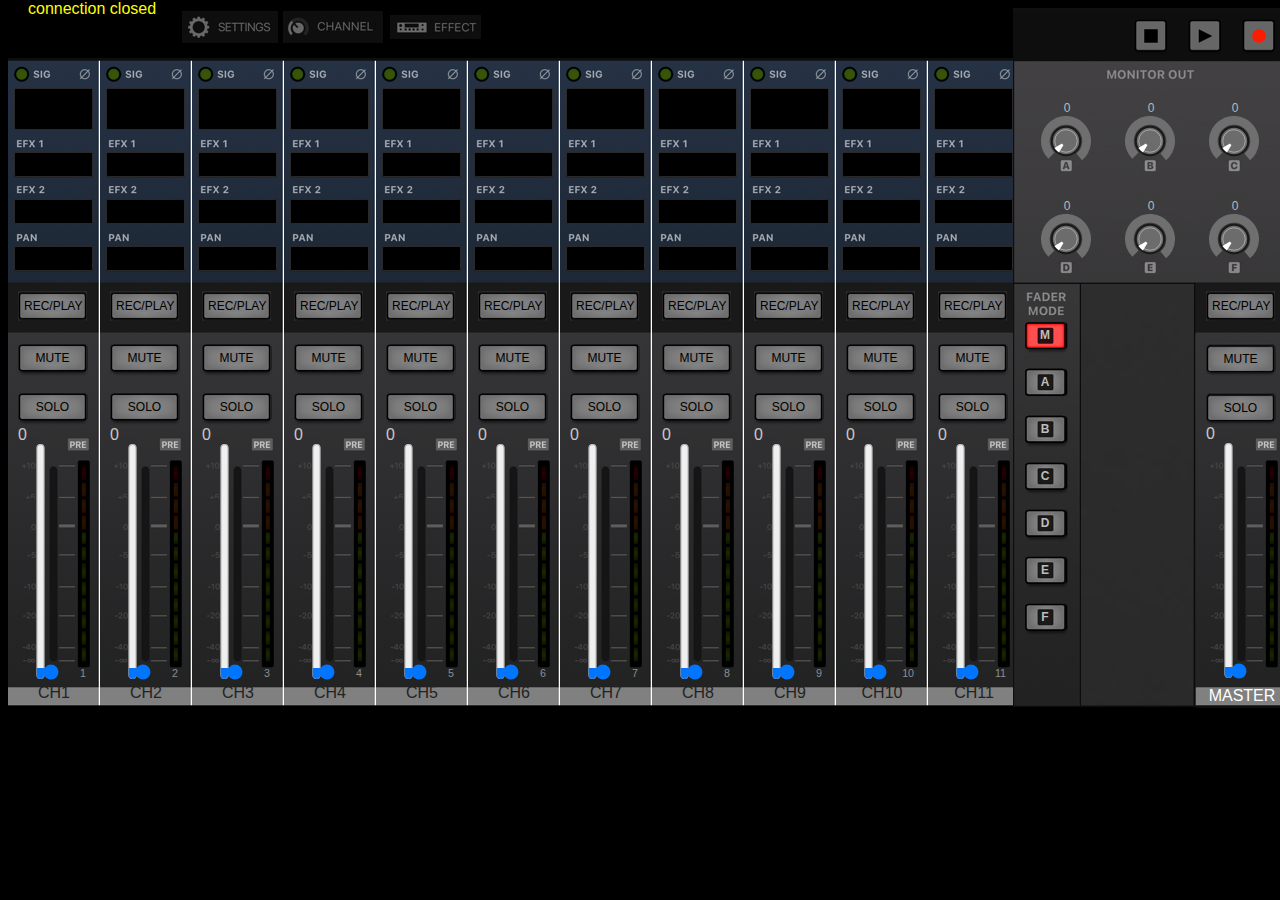
<file: jquery_client/index.html>
<!DOCTYPE html>
<html>
  <head>
    <meta charset="UTF-8">
    <title>PyL20 Mixer</title>
    <meta name="viewport" content="width=device-width, initial-scale=0.5">

    <link rel="stylesheet" type="text/css" href="assets/css/main.css">
    <link rel="stylesheet" type="text/css" href="assets/css/tracks.css">
    <link rel="stylesheet" type="text/css" href="assets/css/menu.css">
    <link rel="stylesheet" type="text/css" href="assets/css/fancyknob.css">
	<script src="assets/js/jquery-3.7.0.js"></script>
    <script src="assets/js/jquery.svg.js"></script>
    <script src="assets/js/jquery.knob.js"></script>
  </head>
  <body>
    
	<div id="error_message" class="alert alert-danger" role="alert" style="display:none;"></div>
	<div id="ok_message" class="alert alert-success" role="alert" style="display:none;"></div>
    <div id="debug" class="modal" style="display:none;"><div class="close">X</div><div class="info"></div><div class="value"></div></div>
    <div id="colorpicker" class="modal" style="display:none;"><div class="close">X</div>
        <ul>
            <li class="color0" x-value="0"></li>
            <li class="color1" x-value="1"></li>
            <li class="color2" x-value="2"></li>
            <li class="color3" x-value="3"></li>
            <li class="color4" x-value="4"></li>
            <li class="color5" x-value="5"></li>
            <li class="color6" x-value="6"></li>
            <li class="color7" x-value="7"></li>
        </ul>
    </div>

    <div id="topbar">
        <div id="connection"></div>
    </div>
    <div id="menu">
        <ul>
            <li class="connection"></li>
            <li class="settings"></li>
            <li class="channel"></li>
            <li class="effect"></li>
        </ul>
    </div>
    <div id="settings" class="top overlay" style="display:none;">

    </div>
    <div id="channel_settings" class="top overlay" style="display:none;"></div>
    <div id="effect_settings" class="top overlay" style="display:none;">
        <div class="fx1"></div>
        <div class="fx2"></div>
    </div>
	
    <div id="mixer">
        <div id="track_container"></div>

        <div id="main">
            <div class="status"></div>
            <div class="monitor"></div>
            <div class="groups"></div>
            <div class="scenes"></div>
            <div class="master track">
                <button class="button rec" title="REC/PLAY">REC/PLAY</button>
                <button class="button mute" title="Mute track">MUTE</button>
                <button class="button solo" title="Solo">SOLO</button>
                <div class="meter_slide">
                    <div class="value"></div>
                    <input type="range" orient="vertical" class="slider volume" max="120" />
                    <div class="meter"></div>
                </div>
                <div class="name">MASTER</div>
            </div>
        </div>
    </div>

    <template id="group_tpl">
        <button class="group button"></button>
    </template>

	<template id="track_tpl">
        <div class="track">
		    <div class="sig"></div>
            <div class="eq controls"></div>
            <div class="controls efx1"></div>
            <div class="controls efx2"></div>
			<div class="controls pan"></div>
            <button class="button rec" title="REC/PLAY">REC/PLAY</button>
			<button class="button mute" title="Mute track">MUTE</button>
			<button class="button solo" title="Solo">SOLO</button>
            <div class="groups"></div>
			<div class="name"></div>
            <div class="number"></div>
		</div>
	</template>

    <template id="trk_group">
        <div class="meter_slide tab">
            <div class="value"></div>
            <input type="range" orient="vertical" class="slider volume" max="120" />
            <div class="meter"></div>
        </div>
    </template>

    <template id="chan_settings_tpl">
        <div class="tab">
            <div class="left_section section">
                <div class="name read"></div>
                <input name="track_name" class="name write" style="display: none;" maxlength="8"></input>
                <div class="number"></div>
                <div class="color"></div>
            </div>

            <div class="eq_left_section section">
                <input class="knob pan" type="text" min="0" max="100" value="50">
                <button class="button phase">0</button>
                <button class="button eq_off">EQ OFF</button>
                
            </div>

            <div class="eq_section section">
                <div class="graph_eq"></div>
                <input class="knob eq_lowcut" type="text" min="0" max="56" value="0">
                <input class="knob eq_low" type="text" min="0" max="60" value="0">
                <input class="knob eq_mid" type="text" min="0" max="60" value="0">
                <input class="knob eq_mid_frq" type="text" min="0" max="96" value="0">
                <input class="knob eq_high" type="text" min="0" max="60" value="0">
            </div>

            <div class="efx_section section">
                <input class="knob efx1" type="text" min="0" max="60" value="0">
                <input class="knob efx2" type="text" min="0" max="60" value="0">
            </div>
        </div>
    </template>

    
	<template id="monitor_tpl">
        <input class="knob" type="text" min="0" max="118" value="0">
    </template>

    <!-- inserting these scripts at the end to be able to use all the elements in the DOM -->
    <script src="assets/js/data_formatter.js"></script>
  	<script src="assets/js/binding.js"></script>
    <script src="assets/js/controls.js"></script>
  	<script src="assets/js/main.js"></script>
  	<script src="assets/js/menu.js"></script>
    <script src="assets/js/jquery.scrollTo.min.js"></script>
    <script src="assets/js/fancyknob.js"></script>
  </body>
</html>
</file>
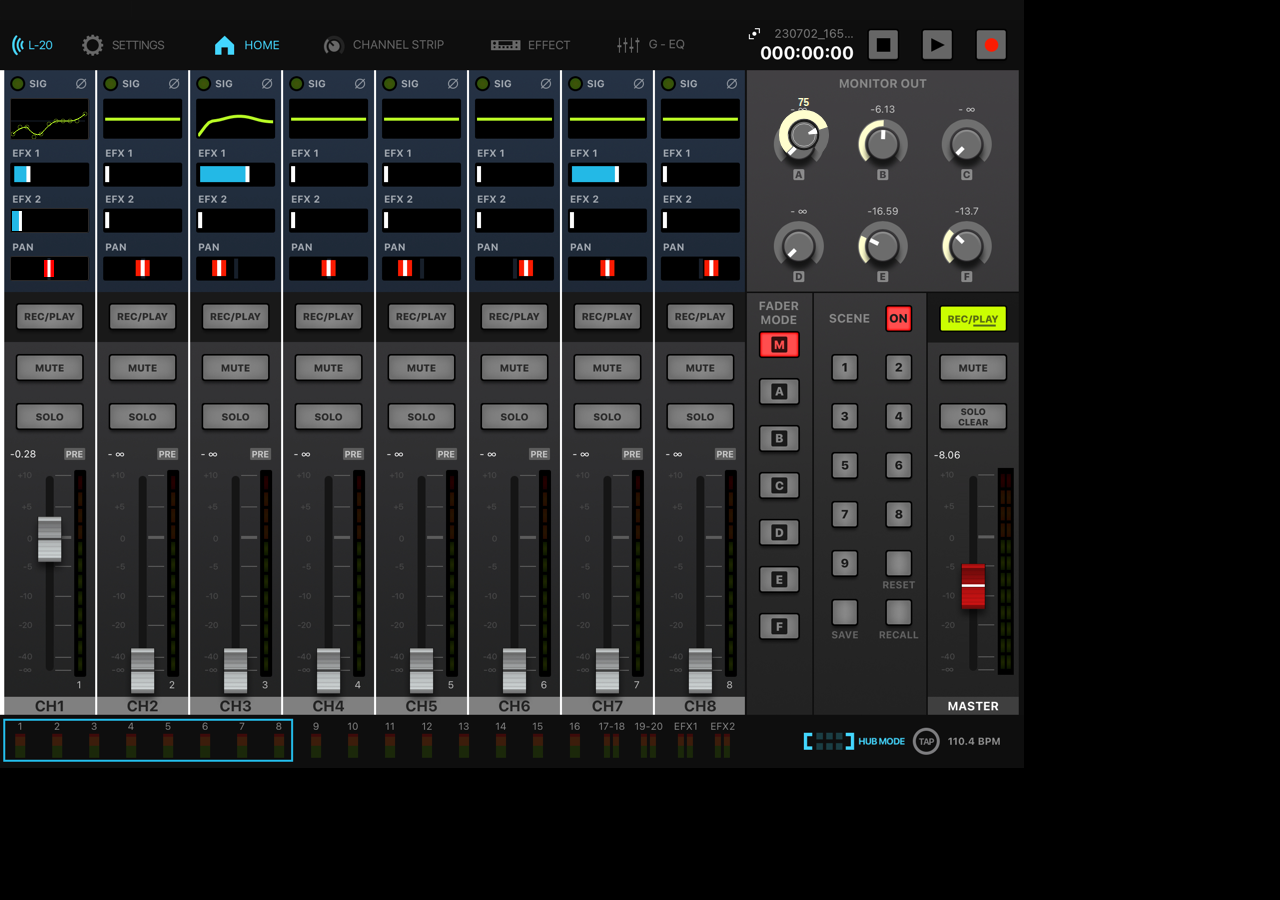
<file: controls/test.html>
<!DOCTYPE html>
<html>
  <head>
    <meta charset="UTF-8">
    <title>PyL20 Mixer Test</title>
    <meta name="viewport" content="width=device-width, initial-scale=0.5">

    <link rel="stylesheet" type="text/css" href="main.css">
    <link rel="stylesheet" type="text/css" href="jquery.svg.css">
	<script src="../jquery_client/assets/js/jquery-3.7.0.js"></script>
    <script src="jquery.svg.js"></script>
    <script src="jquery.knob.js"></script>
  </head>
  <body>

    <div class="eq controls"></div>
    <div class="efx1 controls"></div>
    <div class="pan controls"></div>
    
    <input type="text" value="75" max="60" class="knob">

	<div id="svgintro" style="display: none;"></div>

    <script src="../jquery_client/assets/js/binding.js"></script>
    <script src="controls.js"></script>
  </body>
</html>
</file>
<file: jquery_client/assets/css/main.css>
#mixer {
	/*background: url('../img/bg.png');*/
	width: 100%;
	height: 700px;
	position: relative;
	left: 0px;
}
body {
	width: 100%;
	font-family: Arial, Helvetica, sans-serif;
	background: black;
	color: rgb(233, 233, 233);
}
button.button {
	background: url('../img/button.png');
	height: 30px;
	width: 69px;
	text-align: center;
	position: relative;
	font-size: 12px;
	border: 0px;
	cursor: pointer;
	color: black;
}

#topbar {
	position: absolute;
	top: 0px;
	height: 18px;
	width: 100%;
	background: black;
	margin-left: 20px;
}
body.closed #topbar #connection { color: yellow; }
body.offline #topbar #connection { color: red; }
body.connected #topbar #connection { color: green; }

.modal {
	position: absolute;
	width: 80%;
	height: 100%;
	color: black;
	background-color: rgba(200, 200, 200, 0.84);
	padding: 10px;
	margin-left: 10%;
	margin-right: 10%;
	margin-top: 20px;
	border: black solid 2px;
	z-index: 100;
}
.close {
	cursor: pointer;
}
#debug {
	color: black;
	background-color: rgba(200, 200, 200, 0.84);
	border: red solid 2px;
}
#debug .value {
	width: 100%; height: 100%;
	font-family: 'Courier New', Courier, monospace;
	background: #efefef;
	color: black;
	font-size: 8pt;
	overflow: scroll;
}
#debug .line {
	width: 100%;
}
#debug .line.plus, #debug .line.minus {
	background-color: #ff8181;
}

#track_container {
	margin-top: 50px;
	display: inline-block;
	width: 736px;
	height: 660px;
	overflow-x: scroll;
	overflow-y: hidden;
	white-space:nowrap;
}

/************ MAIN SECTION *****************/
#main {
	display: block;
	width: 275px;
	height: 699px;
	background: url('../img/main.png');
	white-space: normal;
	float: right;
}
#main .status {
	position: absolute;
	top: 13px;
	left: 21px;
}
#main .status.ready {
	color: green;
}
#main .groups {
	position: absolute;
	top: 312px;
	width: 50px;
	/*border: red solid 1px;*/
}
#main .groups .button {
	height: 30px;
	width: 42px;
	text-align: center;
	margin-left: 11px;
	margin-bottom: 17px;
	font-size: 12px;
	border: 0px;
	background: url('../img/fader_mode_button.png');
	color: #bdbdbd;
	font-weight: bold;
}
#main .groups .button.active {
	background-position-x: 43px;
}


#main .monitor {
	position: relative;
	left: 9px;
	top:  64px;
	padding-left: 2px;
}

.cknob {
	display: inline-block;
	position: relative;

	margin: 0px 17px;
	margin-top: 44px;
}
</file>
<file: jquery_client/assets/css/tracks.css>
/********** MASTER TRACK *************/
#main .track {
	position: relative;
	left: 183px;
	top: 79px;
	background-position-y: -225px;
	height: 425px;
}
.master.track .name { color: white; top: 404px; }
.master.track .button.rec {
	top: 8px;
}
.master.track .button.mute {
	top: 61px;
}
.master.track .button.solo {
	top: 110px;
}
.master.track .meter_slide {
	top: 111px;
}

/************ TRACKS *************/
.tab:not(.active) {
	display: none;
}

.track {
	position: relative;
	background: url('../img/channel_strip.png');
	width: 92px;
	height: 648px;
	display: inline-block;
}
.track.selected {
    background: url('../img/channel_strip_selected.png');
}
.track .button {
	background: url('../img/button.png');
	height: 30px;
	width: 69px;
	text-align: center;
	position: relative;
	margin-left: 10px;
	font-size: 12px;
	border: 0px;
}
.track .button.rec {
	top: 233px;
}
.track .button.rec.rec2 {
	background: url('../img/button_red.png');
}
.track .button.rec.rec1 {
	background: url('../img/button_green.png');
}
.track.FX .button.rec {
    visibility: hidden;
}
.track .button.mute {
	top: 285px;
	position: absolute;
	left: 0px;
}
.track .button.mute.value1 {
	background: url('../img/button_red.png');
}
.track .button.solo {
	top: 334px;
	position: absolute;
	left: 0px;
}
.track .button.solo.solo1 {
	background: url('../img/button_solo.png');
}
.track .meter_slide {
	position: relative;
	top: 337px;
	width: 100%;
}
.track .slider {
	display: inline-block;
}
.track .meter {
	display: inline-block;
	/*border: green solid 1px;*/
	height: 214px;
	width: 10px;
	padding-top: 10px;
}
.track .value {
	position: relative;
	top: 1px;
	left: 10px;
	color: rgb(201, 201, 201);
}
.track .name {
	width: 100%;
	text-align: center;
	position: absolute;
	top: 626px;
    color: #232323;
    cursor: pointer;
    height: 19px;
}
.track .name.color1,  .color1{
    background: #fe0000;
}
.track .name.color2,  .color2 {
    background: #fe8000;
}
.track .name.color3,  .color3 {
    background: #ffff01;
}
.track .name.color4,  .color4 {
    background: #01e500;
}
.track .name.color5,  .color5 {
    background: #00aef2;
}
.track .name.color6,  .color6 {
    background: #005fff;
}
.track .name.color7,  .color7 {
    background: #7446ff;
}
 .color0 {
    background: #808080;
}
.track .number {
	float: right;
	position: relative;
	top: 320px;
    right: 14px;
    color: #8e8e8e;
    font-size: 8pt;
}

input[type=range][orient=vertical] {
    writing-mode: bt-lr; /* IE */
    -webkit-appearance: slider-vertical; /* Chromium */
    padding: 0 5px;
	/*border: solid red 1px;*/
}

input[type=range].slider {
	width: 35px;
	height: 237px;
	margin: 0px 0px;
	background-color: transparent;
	-webkit-appearance: slider-vertical;
	padding-left: 25px;
  }
  input[type=range].slider:focus {
	outline: none;
  }

  input[type=range].slider::-webkit-slider-thumb {
    -webkit-appearance: none;
	margin-top: 0px;
    margin-left: 0px;
	width: 25px;
	height: 47px;
	cursor: pointer;
    background: url('../img/fader.png');
  }
  input[type=range].slider::-moz-range-thumb {
	width: 25px;
	height: 47px;
	background: url('../img/fader.png');
	border: 0px;
	cursor: pointer;
  }
  .FX input[type=range].slider::-moz-range-thumb, .FX input[type=range].slider::-webkit-slider-thumb {
	background: url('../img/fader_blue.png');
  }
  .master input[type=range].slider::-moz-range-thumb, .master input[type=range].slider::-webkit-slider-thumb {
	background: url('../img/fader_main.png');
  }
  input[type=range].slider::-webkit-slider-runnable-track {
	background: transparent;
	border: 0;
	cursor: pointer;
  }
  input[type=range].slider:focus::-webkit-slider-runnable-track {
	background: transparent;
  }
  input[type=range].slider::-moz-range-track {
	background: transparent;
	border: 0;
	cursor: pointer;
  }
  
  input[type=range].slider::-ms-track {
	background: transparent;
	border-color: transparent;
	color: transparent;
	width: 25px;
	height: 47px;
	cursor: pointer;
  }
  input[type=range].slider::-ms-fill-lower {
	border: 0;
  }
  input[type=range].slider::-ms-fill-upper {
	border: 0;
  }
  input[type=range].slider::-ms-thumb {
	width: 32px;
	height: 32px;
	
	cursor: pointer;
	margin-top: 0px;
	/*Needed to keep the Edge thumb centred*/
  }

  /*TODO: Use one of the selectors from https://stackoverflow.com/a/20541859/7077589 and figure out
  how to remove the virtical space around the range input in IE*/
  @supports (-ms-ime-align:auto) {
	/* Pre-Chromium Edge only styles, selector taken from hhttps://stackoverflow.com/a/32202953/7077589 */
	input[type=range].slider {
	  margin: 0;
	  /*Edge starts the margin from the thumb, not the track as other browsers do*/
	}
}


/************ controls ****************/

.controls {
    background: black;
	position: absolute;
	left: 6px;
}

.pan {
    background: #000;
    border: solid #2a2828 1px;
    border-radius: 2px;
    width: 77px;
    height: 23px;

	top: 188px;
}

.efx1, .efx2 {
    background: #000;
    border: solid #2a2828 1px;
    border-radius: 2px;
    width: 77px;
    height: 23px;
}
.track .efx1 {
	top: 94px;
}

.track .efx2 {
	top: 141px;
}

.track .eq {
    background: #000;
    border: solid #2a2828 1px;
    border-radius: 2px;
    width: 77px;
    height: 40px;

	top: 30px;
}

.track.eq_off .eq {
	opacity: 50%;
}
</file>
<file: jquery_client/assets/css/menu.css>
#menu {
    position: absolute;
    top: 11px;
    left: 128px;
    width: 99%;
    height: 32px;
    z-index: 20;
}

#menu ul {
    list-style-type: none;
    padding: 0;
    margin: 0;
    width: 100%;
}

#menu li {
    display: inline-block;
    cursor: pointer;
}

#menu li.connection {
    width: 50px;
    height: 32px;
}

#menu li.settings {
    background: url('../img/menu_settings.png');
    width: 96px;
    height: 32px;
}

#menu li.channel {
    background: url('../img/menu_channel_strip.png');
    width: 100px;
    height: 32px;
}
#menu li.channel.active, #menu li.channel:active {
    background-position-x: 100px;
}
#menu li.effect {
    background: url('../img/menu_effects.png');
    width: 94px;
    height: 32px;
}
#menu li.effect.active, #menu li.effect:active {
    background-position-x: 100px;
}


.top.overlay {
    position: absolute;
    left: 5px;
    top: 60px;

    width: 742px;
    height: 220px;
    z-index: 50;

    background: #253141;
}

#channel_settings {
    background: url('../img/top_channel_strip.png');
    width: 742px;
    height: 220px;
    box-shadow: 3px 4px 5px black;
}

.top.overlay .tab {
    height: 220px;
}

.section, .row {
    display: block;
    height: 100%;
    float: left;
}

#channel_settings .cknob {
    margin: 20px 13px;
    margin-top: 35px;
}

#channel_settings .tab .efx_section > div:nth-child(2) {
    top: 13px;
}

#channel_settings .left_section {
    margin-left: 8px;
    width: 100px;
}

#channel_settings .eq_left_section {
    width: 80px;
    padding-left: 20px;
}
#channel_settings .eq_left_section .pan {
    position: relative;
}
#channel_settings .eq_left_section .phase {
    position: relative;
    margin-top: 4px;
}
#channel_settings .eq_left_section .eq_off {
    position: relative;
    margin-top: 25px;
}

#channel_settings .button.value1 {
	background: url('../img/button_red.png');
}
#channel_settins .tap.eq_off .eq_section{
    opacity: 50%;
}

#channel_settings .eq_section {
    width: 419px;
    padding-left: 11px;
}
#channel_settings .eq_section .graph_eq {
    width: 360px;
    height: 100px;
    margin-top: 15px;
    margin-bottom: 5px;
    padding: 0px 5px;
    margin-left: 25px;
    background: #090909;
}
#channel_settings .eq_section .knob-surround {
    margin: 10px 18px;
    margin-top: 39px;
}

#channel_settings .efx_section {
    width: 100px;
}
#channel_settings .efx_section .efx1 {
    position: relative;
}
#channel_settings .efx_section .efx2 {
    position: relative;
}
#channel_settings > div.tab > div:nth-child(4) > div:nth-child(4) {
    margin-top: 69px;
}



#channel_settings .name {
    position: absolute;
    top: 10px;
    left: 24px;
    width: 80px;
    height: 15px;
    z-index: 51;
}
#channel_settings .number {
    position: absolute;
    left: 22px;
    top: 32px;
    color: #565656;
    font-size: 12px;
}
#channel_settings .color {
    position: relative;
    top: 34px;
    left: 32px;
    width: 28px;
    height: 28px;
    border: solid black 1px;
    border-radius: 2px;
    z-index: 51;
    cursor: pointer;
}

#colorpicker ul {
    list-style-type: none;
}
#colorpicker li {
    display: inline-block;
    width: 20px; height: 20px;
    border: solid #eaeaea 1px;
    border-radius: 2px;
    margin: 20px;
    
    cursor: pointer;
}

#colorpicker {
    top: 30px;
    left: 2px;
    width: 210px;
    height: 330px;
    background: rgba(64, 64, 64, 0.94);
}

#effect_settings {
    display: table-row;
}
#effect_settings .fx1, #effect_settings .fx2 {
    display: table-cell;
    width: 370px;
    height: 200px;
    padding-left: 10px;
    padding-top:  30px;
    border-right: solid #7c828e 2px;
}
#effect_settings .name {
    font-size: 150%;
    color: #7c828e;
}
#effect_settings select {
    width: 200px;
    display: block;
    padding: 10px;
    margin-bottom: 10px;
}

#effect_settings .cknob {
    position: relative;
    display: table-cell;
    padding-top:   15px;
    padding-right: 50px;
    padding-left:  15px;
}

.knob-display {
    position: absolute;
    vertical-align: middle;
    width: 50px;
    top: -15px;
    left: 1px;
    border: 0;
    background: transparent;
    color: #bababa;
    text-align: center;
    padding: 0px;
    -webkit-appearance: none;
    font-size: 12px;
}
</file>
<file: jquery_client/assets/css/fancyknob.css>
.knob-surround {
  position: relative;
  display:inline-block;
  
  width: 35px;
  height: 35px;
  border-radius: 50%;
  border: solid 0.20em rgb(50, 50, 50);
  margin: 24px 22px;
  margin-top: 44px;
  margin-bottom: 12px;
  background: #ffffff;
  background: -webkit-gradient(linear, left bottom, left top, color-stop(0, #001d00), color-stop(1, #001300));
  background: -ms-linear-gradient(bottom, #001d00, #001300);
  background: -moz-linear-gradient(center bottom, #001d00 0%, #001300 100%);
  background: -o-linear-gradient(#001300, #001d00);
  filter: progid:DXImageTransform.Microsoft.gradient(startColorstr='#001300', endColorstr='#001d00', GradientType=0);
  -webkit-box-shadow: 0 0.2em 0.1em 0.05em rgba(41, 41, 41, 0.1) inset, 0 -0.2em 0.1em 0.05em rgba(0, 0, 0, 0.5) inset, 0 0.5em 0.65em 0 rgba(0, 0, 0, 0.3);
  -moz-box-shadow: 0 0.2em 0.1em 0.05em rgba(41, 41, 41, 0.1) inset, 0 -0.2em 0.1em 0.05em rgba(0, 0, 0, 0.5) inset, 0 0.5em 0.65em 0 rgba(0, 0, 0, 0.3);
  box-shadow: 0 0.2em 0.1em 0.05em rgba(41, 41, 41, 0.1) inset, 0 -0.2em 0.1em 0.05em rgba(0, 0, 0, 0.5) inset, 0 0.5em 0.65em 0 rgba(0, 0, 0, 0.3);
}
.knoblabel{
  position:absolute;
  top:-2.2em;
  left:-1em;
  width:200%;
  height:1em;
  color:#808080;
  font-size:0.4em;
}
.knobvalue{
  position:absolute;
  top:-25px;
  left:-15px;
  width:200%;
  height:10px;
  color:#8c8c8c;
  text-align: center;
  padding:auto;
  font-size: 10px;
}
.fancyknob {
  position: absolute;
  width: 100%;
  height: 100%;
  border-radius: 50%;
  background-color: #6f6f6f;
  -webkit-transform: rotate(0deg);
  -moz-transform: rotate(0deg);
  -o-transform: rotate(0deg);
  -ms-transform: rotate(0deg);
  transform: rotate(0deg);
  z-index: 10;
}
.fancyknob:before {
  content: "";
  position: absolute;
  bottom: 19%;
  left: 19%;
  width: 13%;
  height: 13%;
  background-color: #f2f2f2;
  border-radius: 50%;
  -webkit-box-shadow: 0 0 0.4em 0 #cbcbcb;
  -moz-box-shadow: 0 0 0.4em 0 #cbcbcb;
  box-shadow: 0 0 0.4em 0 #cbcbcb;
}

.tick {
  position: absolute;
  width: 100%;
  height: 100%;
  top: 0;
  left: 0;
  z-index: 5;
  overflow: visible;

}
.tick:after {
  content: "";
  width: .1em;
  height: .3em;
  background-color: rgba(62, 62, 62, 0.2);
  position: absolute;
  top: -0.7em;
  left: 50%;
  -webkit-transition: all 180ms ease-out;
  -moz-transition: all 180ms ease-out;
  -o-transition: all 180ms ease-out;
  transition: all 180ms ease-out;
}
.activetick:after {
  background-color: #6f6f6f;
  -webkit-box-shadow: 0 0 0.20em 0.0em #5a5a5a;
  -moz-box-shadow: 0 0 0.15em 0.04em #5a5a5a;
  box-shadow: 0 0 0.15em 0.04em #5a5a5a;
  -webkit-transition: all 50ms ease-in;
  -moz-transition: all 50ms ease-in;
  -o-transition: all 50ms ease-in;
  transition: all 50ms ease-in;
}

.tick:nth-child(1) {
  -webkit-transform: rotate(-140deg);
  -moz-transform: rotate(-140deg);
  -o-transform: rotate(-140deg);
  -ms-transform: rotate(-140deg);
  transform: rotate(-140deg);
}
.tick:nth-child(2) {
  -webkit-transform: rotate(-130deg);
  -moz-transform: rotate(-130deg);
  -o-transform: rotate(-130deg);
  -ms-transform: rotate(-130deg);
  transform: rotate(-130deg);
}
.tick:nth-child(3) {
  -webkit-transform: rotate(-120deg);
  -moz-transform: rotate(-120deg);
  -o-transform: rotate(-120deg);
  -ms-transform: rotate(-120deg);
  transform: rotate(-120deg);
}
.tick:nth-child(4) {
  -webkit-transform: rotate(-110deg);
  -moz-transform: rotate(-110deg);
  -o-transform: rotate(-110deg);
  -ms-transform: rotate(-110deg);
  transform: rotate(-110deg);
}
.tick:nth-child(5) {
  -webkit-transform: rotate(-100deg);
  -moz-transform: rotate(-100deg);
  -o-transform: rotate(-100deg);
  -ms-transform: rotate(-100deg);
  transform: rotate(-100deg);
}
.tick:nth-child(6) {
  -webkit-transform: rotate(-90deg);
  -moz-transform: rotate(-90deg);
  -o-transform: rotate(-90deg);
  -ms-transform: rotate(-90deg);
  transform: rotate(-90deg);
}
.tick:nth-child(7) {
  -webkit-transform: rotate(-80deg);
  -moz-transform: rotate(-80deg);
  -o-transform: rotate(-80deg);
  -ms-transform: rotate(-80deg);
  transform: rotate(-80deg);
}
.tick:nth-child(8) {
  -webkit-transform: rotate(-70deg);
  -moz-transform: rotate(-70deg);
  -o-transform: rotate(-70deg);
  -ms-transform: rotate(-70deg);
  transform: rotate(-70deg);
}
.tick:nth-child(9) {
  -webkit-transform: rotate(-60deg);
  -moz-transform: rotate(-60deg);
  -o-transform: rotate(-60deg);
  -ms-transform: rotate(-60deg);
  transform: rotate(-60deg);
}
.tick:nth-child(10) {
  -webkit-transform: rotate(-50deg);
  -moz-transform: rotate(-50deg);
  -o-transform: rotate(-50deg);
  -ms-transform: rotate(-50deg);
  transform: rotate(-50deg);
}
.tick:nth-child(11) {
  -webkit-transform: rotate(-40deg);
  -moz-transform: rotate(-40deg);
  -o-transform: rotate(-40deg);
  -ms-transform: rotate(-40deg);
  transform: rotate(-40deg);
}.tick:nth-child(12) {
  -webkit-transform: rotate(-30deg);
  -moz-transform: rotate(-30deg);
  -o-transform: rotate(-30deg);
  -ms-transform: rotate(-30deg);
  transform: rotate(-30deg);
}
.tick:nth-child(13) {
  -webkit-transform: rotate(-20deg);
  -moz-transform: rotate(-20deg);
  -o-transform: rotate(-20deg);
  -ms-transform: rotate(-20deg);
  transform: rotate(-20deg);
}
.tick:nth-child(14) {
  -webkit-transform: rotate(-100deg);
  -moz-transform: rotate(-10deg);
  -o-transform: rotate(-10deg);
  -ms-transform: rotate(-10deg);
  transform: rotate(-10deg);
}
.tick:nth-child(16) {
  -webkit-transform: rotate(10deg);
  -moz-transform: rotate(10deg);
  -o-transform: rotate(10deg);
  -ms-transform: rotate(10deg);
  transform: rotate(10deg);
}
.tick:nth-child(17) {
  -webkit-transform: rotate(20deg);
  -moz-transform: rotate(20deg);
  -o-transform: rotate(20deg);
  -ms-transform: rotate(20deg);
  transform: rotate(20deg);
}
.tick:nth-child(18) {
  -webkit-transform: rotate(30deg);
  -moz-transform: rotate(30deg);
  -o-transform: rotate(30deg);
  -ms-transform: rotate(30deg);
  transform: rotate(30deg);
}
.tick:nth-child(19) {
  -webkit-transform: rotate(40deg);
  -moz-transform: rotate(40deg);
  -o-transform: rotate(40deg);
  -ms-transform: rotate(40deg);
  transform: rotate(40deg);
}
.tick:nth-child(20) {
  -webkit-transform: rotate(50deg);
  -moz-transform: rotate(50deg);
  -o-transform: rotate(50deg);
  -ms-transform: rotate(50deg);
  transform: rotate(50deg);
}
.tick:nth-child(21) {
  -webkit-transform: rotate(60deg);
  -moz-transform: rotate(60deg);
  -o-transform: rotate(60deg);
  -ms-transform: rotate(60deg);
  transform: rotate(60deg);
}
.tick:nth-child(22) {
  -webkit-transform: rotate(70deg);
  -moz-transform: rotate(70deg);
  -o-transform: rotate(70deg);
  -ms-transform: rotate(70deg);
  transform: rotate(70deg);
}
.tick:nth-child(23) {
  -webkit-transform: rotate(80deg);
  -moz-transform: rotate(80deg);
  -o-transform: rotate(80deg);
  -ms-transform: rotate(80deg);
  transform: rotate(80deg);
}
.tick:nth-child(24) {
  -webkit-transform: rotate(90deg);
  -moz-transform: rotate(90deg);
  -o-transform: rotate(90deg);
  -ms-transform: rotate(90deg);
  transform: rotate(90deg);
}
.tick:nth-child(25) {
  -webkit-transform: rotate(100deg);
  -moz-transform: rotate(100deg);
  -o-transform: rotate(100deg);
  -ms-transform: rotate(100deg);
  transform: rotate(100deg);
}
.tick:nth-child(26) {
  -webkit-transform: rotate(110deg);
  -moz-transform: rotate(110deg);
  -o-transform: rotate(110deg);
  -ms-transform: rotate(110deg);
  transform: rotate(110deg);
}
.tick:nth-child(27) {
  -webkit-transform: rotate(120deg);
  -moz-transform: rotate(120deg);
  -o-transform: rotate(120deg);
  -ms-transform: rotate(120deg);
  transform: rotate(120deg);
}
.tick:nth-child(28) {
  -webkit-transform: rotate(130deg);
  -moz-transform: rotate(130deg);
  -o-transform: rotate(130deg);
  -ms-transform: rotate(130deg);
  transform: rotate(130deg);
}
.tick:nth-child(29) {
  -webkit-transform: rotate(140deg);
  -moz-transform: rotate(140deg);
  -o-transform: rotate(140deg);
  -ms-transform: rotate(140deg);
  transform: rotate(140deg);
}
</file>
<file: controls/main.css>
body {
    background: URL('../jquery_client/assets/img/bg.png');
    background-repeat: no-repeat;
    background-color: #000;
}

body > div.controls {
    position: absolute;
    left: 10px;
    top: 256px;
}

body > div.controls.efx1 {
    position: absolute;
    left: 10px;
    top: 208px;
}

body > div.controls.eq {
    position: absolute;
    left: 10px;
    top: 98px;
}


.controls {
    background: black;
    border: solid red 1px;
}

.pan {
    background: #000;
    border: solid #2a2828 1px;
    border-radius: 2px;
    width: 77px;
    height: 23px;
}

.efx1 {
    background: #000;
    border: solid #2a2828 1px;
    border-radius: 2px;
    width: 77px;
    height: 23px;
}

.eq {
    background: #000;
    border: solid #2a2828 1px;
    border-radius: 2px;
    width: 77px;
    height: 40px;
}

.knob {
    position: absolute;
    top: 110px;
    left: 779px;
}
</file>
